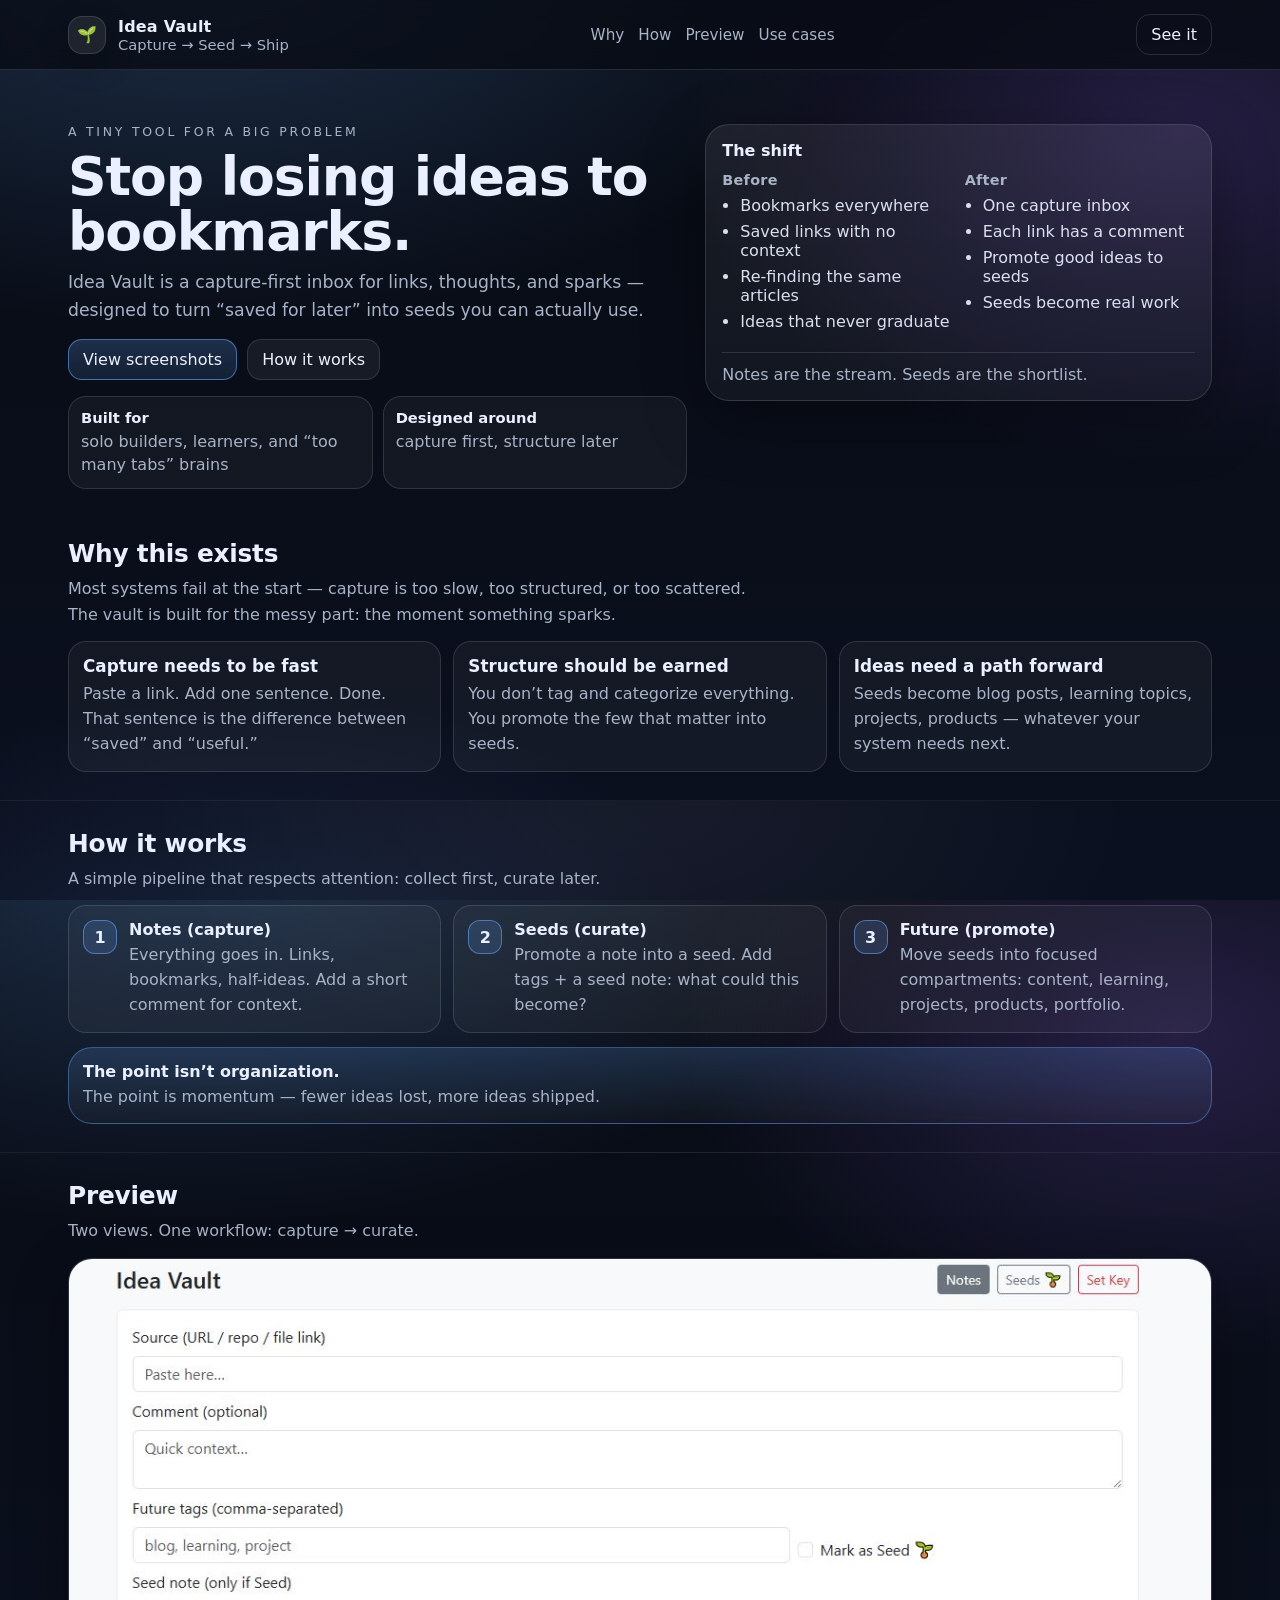
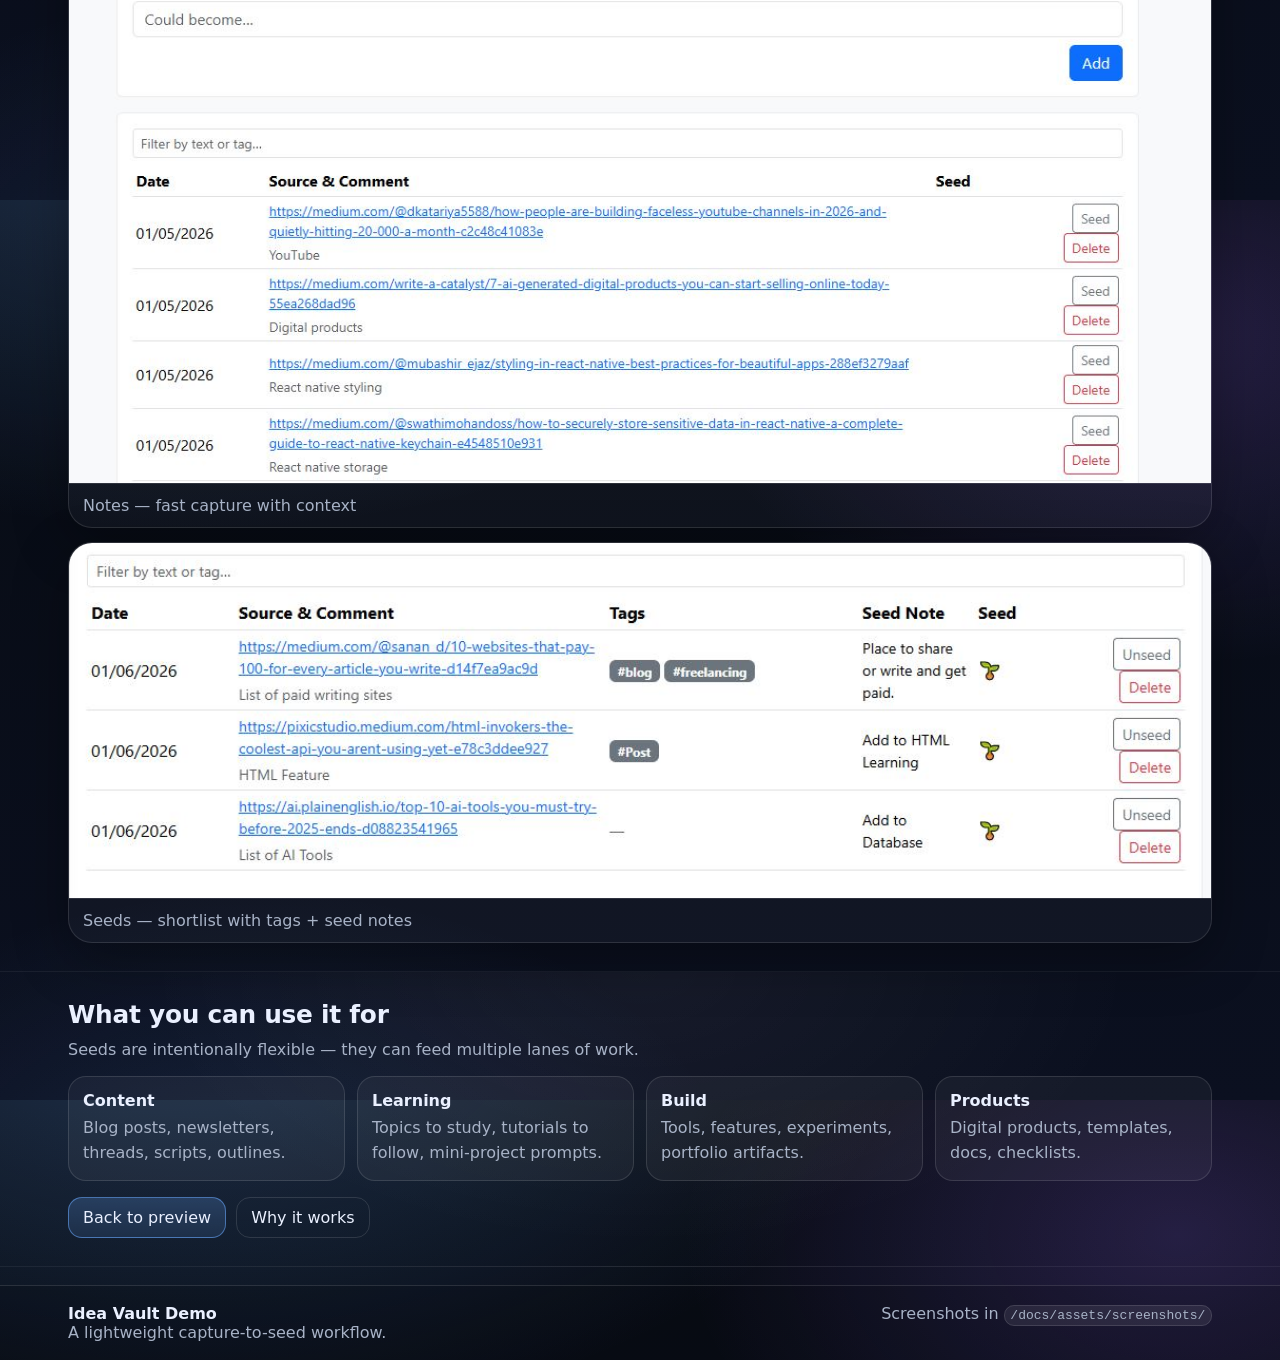
<file: docs/index.html>
<!doctype html>
<html lang="en">
<head>
  <meta charset="utf-8" />
  <meta name="viewport" content="width=device-width, initial-scale=1" />
  <title>Idea Vault Demo — capture sparks, turn them into seeds</title>
  <meta name="description" content="A capture-first idea inbox that turns scattered links into usable seeds for content, learning, and projects." />
  <link rel="stylesheet" href="styles.css" />
</head>
<body>
  <header class="topbar">
    <div class="wrap topbar__inner">
      <div class="brand">
        <div class="brand__mark">🌱</div>
        <div class="brand__text">
          <div class="brand__name">Idea Vault</div>
          <div class="brand__tag">Capture → Seed → Ship</div>
        </div>
      </div>

      <nav class="topnav">
        <a href="#why">Why</a>
        <a href="#how">How</a>
        <a href="#preview">Preview</a>
        <a href="#use-cases">Use cases</a>
      </nav>

      <a class="btn btn--ghost" href="#preview">See it</a>
    </div>
  </header>

  <main>
    <!-- HERO -->
    <section class="hero">
      <div class="wrap hero__grid">
        <div class="hero__copy">
          <p class="kicker">A tiny tool for a big problem</p>
          <h1>Stop losing ideas to bookmarks.</h1>
          <p class="lede">
            Idea Vault is a capture-first inbox for links, thoughts, and sparks —
            designed to turn “saved for later” into seeds you can actually use.
          </p>

          <div class="hero__cta">
            <a class="btn btn--primary" href="#preview">View screenshots</a>
            <a class="btn" href="#how">How it works</a>
          </div>

          <div class="hero__proof">
            <div class="proof">
              <div class="proof__title">Built for</div>
              <div class="proof__text">solo builders, learners, and “too many tabs” brains</div>
            </div>
            <div class="proof">
              <div class="proof__title">Designed around</div>
              <div class="proof__text">capture first, structure later</div>
            </div>
          </div>
        </div>

        <div class="hero__panel">
          <div class="panel">
            <div class="panel__title">The shift</div>
            <div class="panel__cols">
              <div class="panel__col">
                <div class="panel__label">Before</div>
                <ul class="panel__list">
                  <li>Bookmarks everywhere</li>
                  <li>Saved links with no context</li>
                  <li>Re-finding the same articles</li>
                  <li>Ideas that never graduate</li>
                </ul>
              </div>
              <div class="panel__col">
                <div class="panel__label">After</div>
                <ul class="panel__list">
                  <li>One capture inbox</li>
                  <li>Each link has a comment</li>
                  <li>Promote good ideas to seeds</li>
                  <li>Seeds become real work</li>
                </ul>
              </div>
            </div>
            <div class="panel__note">
              Notes are the stream. Seeds are the shortlist.
            </div>
          </div>
        </div>
      </div>
    </section>

    <!-- WHY -->
    <section class="section" id="why">
      <div class="wrap">
        <div class="section__head">
          <h2>Why this exists</h2>
          <p>
            Most systems fail at the start — capture is too slow, too structured, or too scattered.
            The vault is built for the messy part: the moment something sparks.
          </p>
        </div>

        <div class="cards">
          <div class="card">
            <h3>Capture needs to be fast</h3>
            <p>Paste a link. Add one sentence. Done. That sentence is the difference between “saved” and “useful.”</p>
          </div>
          <div class="card">
            <h3>Structure should be earned</h3>
            <p>You don’t tag and categorize everything. You promote the few that matter into seeds.</p>
          </div>
          <div class="card">
            <h3>Ideas need a path forward</h3>
            <p>Seeds become blog posts, learning topics, projects, products — whatever your system needs next.</p>
          </div>
        </div>
      </div>
    </section>

    <!-- HOW -->
    <section class="section section--alt" id="how">
      <div class="wrap">
        <div class="section__head">
          <h2>How it works</h2>
          <p>A simple pipeline that respects attention: collect first, curate later.</p>
        </div>

        <div class="steps">
          <div class="step">
            <div class="step__num">1</div>
            <div class="step__body">
              <div class="step__title">Notes (capture)</div>
              <div class="step__text">Everything goes in. Links, bookmarks, half-ideas. Add a short comment for context.</div>
            </div>
          </div>

          <div class="step">
            <div class="step__num">2</div>
            <div class="step__body">
              <div class="step__title">Seeds (curate)</div>
              <div class="step__text">Promote a note into a seed. Add tags + a seed note: what could this become?</div>
            </div>
          </div>

          <div class="step">
            <div class="step__num">3</div>
            <div class="step__body">
              <div class="step__title">Future (promote)</div>
              <div class="step__text">Move seeds into focused compartments: content, learning, projects, products, portfolio.</div>
            </div>
          </div>
        </div>

        <div class="callout">
          <div class="callout__title">The point isn’t organization.</div>
          <div class="callout__text">The point is momentum — fewer ideas lost, more ideas shipped.</div>
        </div>
      </div>
    </section>

    <!-- PREVIEW (2 screenshots only) -->
    <section class="section" id="preview">
      <div class="wrap">
        <div class="section__head">
          <h2>Preview</h2>
          <p>Two views. One workflow: capture → curate.</p>
        </div>

        <div class="shots">
          <figure class="shot">
            <img src="assets/screenshots/ideas-vault.JPG" alt="Desktop Notes view screenshot" />
            <figcaption>Notes — fast capture with context</figcaption>
          </figure>

          <figure class="shot">
            <img src="assets/screenshots/ideas-seeds.JPG" alt="Desktop Seeds view screenshot" />
            <figcaption>Seeds — shortlist with tags + seed notes</figcaption>
          </figure>
        </div>
      </div>
    </section>

    <!-- USE CASES -->
    <section class="section section--alt" id="use-cases">
      <div class="wrap">
        <div class="section__head">
          <h2>What you can use it for</h2>
          <p>Seeds are intentionally flexible — they can feed multiple lanes of work.</p>
        </div>

        <div class="use">
          <div class="use__item">
            <div class="use__title">Content</div>
            <div class="use__text">Blog posts, newsletters, threads, scripts, outlines.</div>
          </div>
          <div class="use__item">
            <div class="use__title">Learning</div>
            <div class="use__text">Topics to study, tutorials to follow, mini-project prompts.</div>
          </div>
          <div class="use__item">
            <div class="use__title">Build</div>
            <div class="use__text">Tools, features, experiments, portfolio artifacts.</div>
          </div>
          <div class="use__item">
            <div class="use__title">Products</div>
            <div class="use__text">Digital products, templates, docs, checklists.</div>
          </div>
        </div>

        <div class="footer-cta">
          <a class="btn btn--primary" href="#preview">Back to preview</a>
          <a class="btn btn--ghost" href="#why">Why it works</a>
        </div>
      </div>
    </section>
  </main>

  <footer class="footer">
    <div class="wrap footer__inner">
      <div class="footer__left">
        <div class="footer__title">Idea Vault Demo</div>
        <div class="footer__muted">A lightweight capture-to-seed workflow.</div>
      </div>
      <div class="footer__right footer__muted">
        Screenshots in <code>/docs/assets/screenshots/</code>
      </div>
    </div>
  </footer>
</body>
</html>
</file>
<file: docs/styles.css>
:root{
  --bg:#070b12;
  --bg2:#0b1020;
  --panel: rgba(255,255,255,.06);
  --panel2: rgba(255,255,255,.045);
  --border: rgba(255,255,255,.12);
  --text:#eaf0ff;
  --muted:#a8b3c7;
  --muted2:#7f8aa3;

  --accent:#6aa9ff;
  --accent2:#9b6aff;

  --radius: 18px;
  --shadow: 0 18px 60px rgba(0,0,0,.35);
}

*{box-sizing:border-box}
html,body{height:100%}
body{
  margin:0;
  color:var(--text);
  font-family: system-ui, -apple-system, Segoe UI, Roboto, Inter, Arial, sans-serif;
  background:
    radial-gradient(1200px 700px at 15% -10%, rgba(106,169,255,.25), transparent 60%),
    radial-gradient(900px 600px at 92% 15%, rgba(155,106,255,.20), transparent 55%),
    radial-gradient(800px 500px at 20% 110%, rgba(106,169,255,.12), transparent 60%),
    linear-gradient(180deg, var(--bg), var(--bg2));
}

a{color:inherit; text-decoration:none}
img{max-width:100%; display:block}
code{
  background: rgba(255,255,255,.08);
  border:1px solid var(--border);
  padding:.12rem .35rem;
  border-radius:10px;
}

.wrap{max-width:1180px; margin:0 auto; padding:0 18px}

/* Top bar */
.topbar{
  position:sticky;
  top:0;
  z-index:30;
  backdrop-filter: blur(10px);
  background: rgba(7,11,18,.72);
  border-bottom: 1px solid var(--border);
}
.topbar__inner{
  display:flex;
  align-items:center;
  justify-content:space-between;
  gap:14px;
  padding: 14px 18px;
}

/* Brand */
.brand{display:flex; align-items:center; gap:12px}
.brand__mark{
  width:38px; height:38px;
  display:grid; place-items:center;
  border-radius: 14px;
  background: rgba(255,255,255,.08);
  border: 1px solid var(--border);
  box-shadow: 0 10px 30px rgba(0,0,0,.25);
}
.brand__name{font-weight:800; letter-spacing:.2px}
.brand__tag{color:var(--muted); font-size:.92rem}

/* Nav */
.topnav{display:flex; align-items:center; gap:14px}
.topnav a{color:var(--muted); font-size:.95rem}
.topnav a:hover{color:var(--text)}

/* Buttons */
.btn{
  display:inline-flex;
  align-items:center;
  justify-content:center;
  gap:8px;
  padding:10px 14px;
  border-radius: 14px;
  border: 1px solid var(--border);
  background: rgba(255,255,255,.06);
  color: var(--text);
  transition: transform .08s ease, background .15s ease, border-color .15s ease;
}
.btn:hover{
  background: rgba(255,255,255,.09);
  transform: translateY(-1px);
}
.btn:active{transform: translateY(0)}
.btn--primary{
  border-color: rgba(106,169,255,.55);
  background: linear-gradient(180deg, rgba(106,169,255,.22), rgba(106,169,255,.12));
}
.btn--primary:hover{
  background: linear-gradient(180deg, rgba(106,169,255,.28), rgba(106,169,255,.16));
}
.btn--ghost{
  background: transparent;
}

/* Hero */
.hero{padding: 54px 0 22px}
.hero__grid{
  display:grid;
  grid-template-columns: 1.1fr .9fr;
  gap: 18px;
  align-items: start;
}
.kicker{
  margin:0 0 10px;
  color: var(--muted);
  text-transform: uppercase;
  letter-spacing: .22em;
  font-size: .78rem;
}
.hero h1{
  margin:0 0 10px;
  font-size: clamp(2.1rem, 4.6vw, 3.35rem);
  line-height: 1.03;
  letter-spacing: -0.02em;
}
.lede{
  margin:0 0 14px;
  color: var(--muted);
  font-size: 1.08rem;
  line-height: 1.6;
}
.hero__cta{display:flex; gap:10px; flex-wrap:wrap; margin-top: 12px}

.hero__proof{
  margin-top: 16px;
  display:grid;
  grid-template-columns: repeat(2, minmax(0,1fr));
  gap: 10px;
}
.proof{
  border:1px solid var(--border);
  background: var(--panel2);
  border-radius: var(--radius);
  padding: 12px;
}
.proof__title{font-weight:800; font-size:.92rem}
.proof__text{color:var(--muted); margin-top:4px; line-height:1.45}

/* Panel */
.panel{
  border: 1px solid var(--border);
  background: linear-gradient(180deg, rgba(255,255,255,.07), rgba(255,255,255,.04));
  border-radius: calc(var(--radius) + 6px);
  padding: 16px;
  box-shadow: var(--shadow);
}
.panel__title{font-weight:900; margin-bottom: 12px}
.panel__cols{
  display:grid;
  grid-template-columns: repeat(2, minmax(0,1fr));
  gap: 12px;
}
.panel__label{
  color: var(--muted);
  font-weight:800;
  font-size:.9rem;
  letter-spacing:.02em;
  margin-bottom: 8px;
}
.panel__list{
  margin:0;
  padding-left: 18px;
  color: var(--text);
  opacity: .92;
}
.panel__list li{margin: 7px 0}
.panel__note{
  margin-top: 14px;
  color: var(--muted);
  padding-top: 12px;
  border-top: 1px solid var(--border);
}

/* Sections */
.section{padding: 28px 0}
.section--alt{
  background: radial-gradient(900px 500px at 50% 0%, rgba(255,255,255,.05), transparent 55%);
  border-top: 1px solid rgba(255,255,255,.06);
  border-bottom: 1px solid rgba(255,255,255,.06);
}
.section__head{
  display:grid;
  grid-template-columns: 1fr;
  gap: 8px;
  margin-bottom: 14px;
}
.section h2{
  margin:0;
  font-size: 1.55rem;
  letter-spacing:-0.01em;
}
.section__head p{
  margin:0;
  color: var(--muted);
  line-height: 1.6;
  max-width: 70ch;
}

/* Cards */
.cards{
  display:grid;
  grid-template-columns: repeat(3, minmax(0,1fr));
  gap: 12px;
}
.card{
  border: 1px solid var(--border);
  background: var(--panel2);
  border-radius: var(--radius);
  padding: 14px;
}
.card h3{margin:0 0 6px; font-size: 1.05rem}
.card p{margin:0; color: var(--muted); line-height: 1.55}

/* Steps */
.steps{
  display:grid;
  grid-template-columns: repeat(3, minmax(0,1fr));
  gap: 12px;
  margin-top: 10px;
}
.step{
  border: 1px solid var(--border);
  background: var(--panel2);
  border-radius: var(--radius);
  padding: 14px;
  display:flex;
  gap: 12px;
}
.step__num{
  width: 34px; height: 34px;
  border-radius: 12px;
  display:grid; place-items:center;
  font-weight: 900;
  color: var(--text);
  border: 1px solid rgba(106,169,255,.55);
  background: rgba(106,169,255,.16);
  flex: 0 0 auto;
}
.step__title{font-weight:900; margin-bottom:4px}
.step__text{color: var(--muted); line-height: 1.55}

/* Callout */
.callout{
  margin-top: 14px;
  border: 1px solid rgba(106,169,255,.40);
  background: linear-gradient(180deg, rgba(106,169,255,.18), rgba(255,255,255,.03));
  border-radius: calc(var(--radius) + 6px);
  padding: 14px;
}
.callout__title{font-weight:900; margin-bottom:4px}
.callout__text{color: var(--muted); line-height:1.55}

/* Screenshots */
.shots{
  display:grid;
  grid-template-columns: 1fr;
  gap: 14px;
  margin-top: 14px;
}
.shot{
  margin:0;
  border: 1px solid var(--border);
  background: rgba(255,255,255,.03);
  border-radius: calc(var(--radius) + 6px);
  overflow:hidden;
  box-shadow: 0 16px 55px rgba(0,0,0,.32);
}
.shot img{
  width:100%;
  height:auto;
  background: rgba(0,0,0,.15);
}
.shot figcaption{
  padding: 12px 14px;
  border-top: 1px solid var(--border);
  color: var(--muted);
}

/* Use cases */
.use{
  display:grid;
  grid-template-columns: repeat(4, minmax(0,1fr));
  gap: 12px;
  margin-top: 12px;
}
.use__item{
  border: 1px solid var(--border);
  background: var(--panel2);
  border-radius: var(--radius);
  padding: 14px;
}
.use__title{font-weight:900; margin-bottom: 6px}
.use__text{color: var(--muted); line-height: 1.55}

.footer-cta{
  margin-top: 16px;
  display:flex;
  gap: 10px;
  flex-wrap:wrap;
}

/* Footer */
.footer{
  border-top: 1px solid var(--border);
  padding: 18px 0;
  margin-top: 18px;
  background: rgba(0,0,0,.12);
}
.footer__inner{
  display:flex;
  justify-content:space-between;
  gap: 12px;
  flex-wrap:wrap;
}
.footer__title{font-weight:900}
.footer__muted{color: var(--muted)}

/* Responsive */
@media (max-width: 980px){
  .hero__grid{grid-template-columns: 1fr}
  .cards{grid-template-columns: 1fr}
  .steps{grid-template-columns: 1fr}
  .use{grid-template-columns: repeat(2, minmax(0,1fr))}
}
@media (max-width: 640px){
  .topnav{display:none}
  .hero{padding: 40px 0 18px}
  .hero__proof{grid-template-columns:1fr}
  .panel__cols{grid-template-columns:1fr}
  .use{grid-template-columns:1fr}
}
</file>
